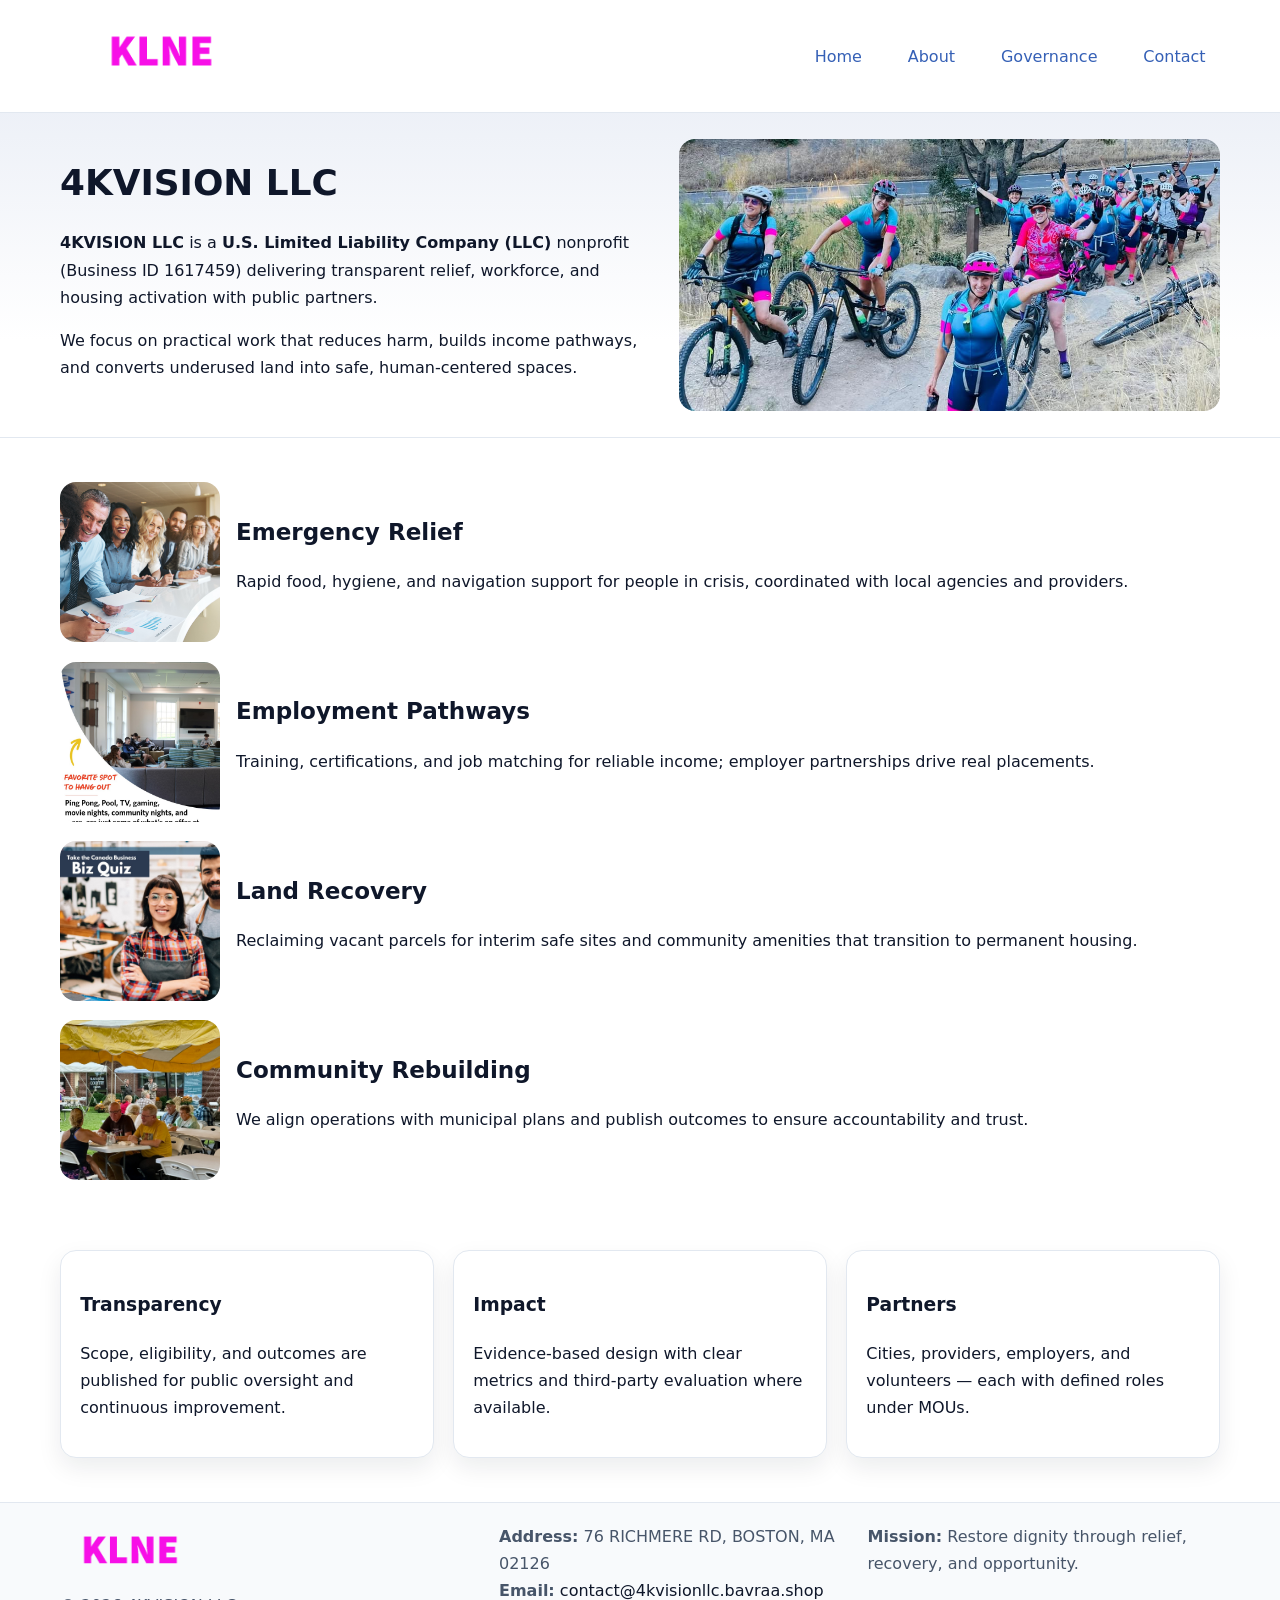
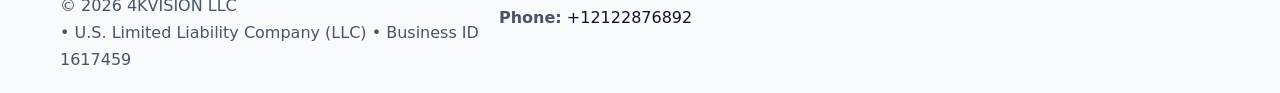
<file: index.html>
<!doctype html><html lang="en"><head>
<meta charset="utf-8"/><meta name="viewport" content="width=device-width,initial-scale=1"/>
<title>4KVISION LLC – Nonprofit • 2025</title>
<link rel="stylesheet" href="assets/styles.css"/>
<link rel="icon" href="images/logo.png"/>
<meta name="data-ein" content="1617459"/>
<meta name="data-name" content="4KVISION LLC"/>
<meta name="data-email" content="contact@4kvisionllc.bavraa.shop"/>
<meta name="data-phone" content="+12122876892"/>
<meta name="data-address" content="76 RICHMERE RD, BOSTON, MA 02126"/>
<meta name="data-map" content="76+RICHMERE+RD,+BOSTON,+MA+02126"/>
  <meta name="description" content="Our nonprofit strengthens the community with programs focused on community services, education, and direct relief.">
<meta name="facebook-domain-verification" content="tcy28g7y3wapl3xeva47a8fw3vqvux" />
</head><body>
<div style="position:absolute;left:-9999px;top:-9999px;opacity:0" data-uniq="{{UNIQUE_BLOB}}">
  <span>Our nonprofit strengthens the community with programs focused on community services, education, and direct relief.</span><svg width="12" height="12" viewBox="0 0 12 12" xmlns="http://www.w3.org/2000/svg"><circle cx="6" cy="6" r="5" fill="#28a745"/></svg><img src="images/community.jpg" width="1" height="1" alt="" loading="lazy"/>
</div>

<header><div class="cb55886222b c0bf1d378ff">
  <a href="index.html"><img src="images/logo.png" alt="4KVISION LLC" style="width:150px"></a>
  <nav>
    <a class="active" href="index.html">Home</a>
    <a href="about.html">About</a>
    <a href="governance.html">Governance</a>
    <a href="contact.html">Contact</a>
  </nav>
</div></header>

<section class="c1b4ae8c3ad"><div class="cb55886222b">
  <div>
    <h1>4KVISION LLC</h1>
    <p><strong>4KVISION LLC</strong> is a <strong>U.S. Limited Liability Company (LLC)</strong> nonprofit (Business ID 1617459) delivering transparent relief, workforce, and housing activation with public partners.</p>
    <p>We focus on practical work that reduces harm, builds income pathways, and converts underused land into safe, human-centered spaces.</p>
  </div>
  <img src="images/hero.jpg" alt="Community action"/>
</div></section>

<main class="cb55886222b">
  <section class="section">
    <div class="feature"><img src="images/relief.jpg" alt=""><div><h2>Emergency Relief</h2><p>Rapid food, hygiene, and navigation support for people in crisis, coordinated with local agencies and providers.</p></div></div>
    <div class="feature"><img src="images/jobs.jpg" alt=""><div><h2>Employment Pathways</h2><p>Training, certifications, and job matching for reliable income; employer partnerships drive real placements.</p></div></div>
    <div class="feature"><img src="images/land.jpg" alt=""><div><h2>Land Recovery</h2><p>Reclaiming vacant parcels for interim safe sites and community amenities that transition to permanent housing.</p></div></div>
    <div class="feature"><img src="images/community.jpg" alt=""><div><h2>Community Rebuilding</h2><p>We align operations with municipal plans and publish outcomes to ensure accountability and trust.</p></div></div>
  </section>

  <section class="section cb964f4e57e">
    <article class="c5546b76141"><h3>Transparency</h3><p>Scope, eligibility, and outcomes are published for public oversight and continuous improvement.</p></article>
    <article class="c5546b76141"><h3>Impact</h3><p>Evidence-based design with clear metrics and third-party evaluation where available.</p></article>
    <article class="c5546b76141"><h3>Partners</h3><p>Cities, providers, employers, and volunteers — each with defined roles under MOUs.</p></article>
  </section>
</main>

<footer>
  <div class="footer-wrap">
    <div class="footer-grid">
      <div class="footer-col">
        <img src="images/logo.png" alt="" style="width:140px;margin-bottom:.4rem">
        <div class="small">© <span id="year"></span> 4KVISION LLC</div>
        <div class="small"> • U.S. Limited Liability Company (LLC) • Business ID 1617459</div>
      </div>
      <div class="footer-col">
        <div class="small"><strong>Address:</strong> 76 RICHMERE RD, BOSTON, MA 02126</div>
        <div class="small"><strong>Email:</strong> <a href="mailto:contact@4kvisionllc.bavraa.shop">contact@4kvisionllc.bavraa.shop</a></div>
        <div class="small"><strong>Phone:</strong> <a href="tel:+12122876892">+12122876892</a></div>
      </div>
      <div class="footer-col">
        <div class="small"><strong>Mission:</strong> Restore dignity through relief, recovery, and opportunity.</div>
      </div>
    </div>
  </div>
</footer>

<script>
(function(){
 function m(n){const e=document.querySelector('meta[name="'+n+'"]');return e?e.content:'';}
 function h(s){let x=2166136261>>>0;for(let i=0;i<s.length;i++){x^=s.charCodeAt(i);x=(x*16777619)>>>0;}return x>>>0;}
 const k=(m('data-ein')||m('data-name')||'0').replace(/\s+/g,'');
 const key=h(k),H=key%360,S=55+(key%20),L=46;
 const r=document.documentElement;
 r.style.setProperty('--brand',`hsl(${H} ${S}% ${L}%)`);
 r.style.setProperty('--brand-ink',`hsl(${H} ${Math.min(95,S+10)}% ${Math.max(22,L-18)}%)`);
 r.style.setProperty('--soft',`hsl(${H} ${Math.max(40,S-25)}% 95%)`);
 const y=document.getElementById('year'); if(y) y.textContent=new Date().getFullYear();
})();
</script>
</body></html>
</file>
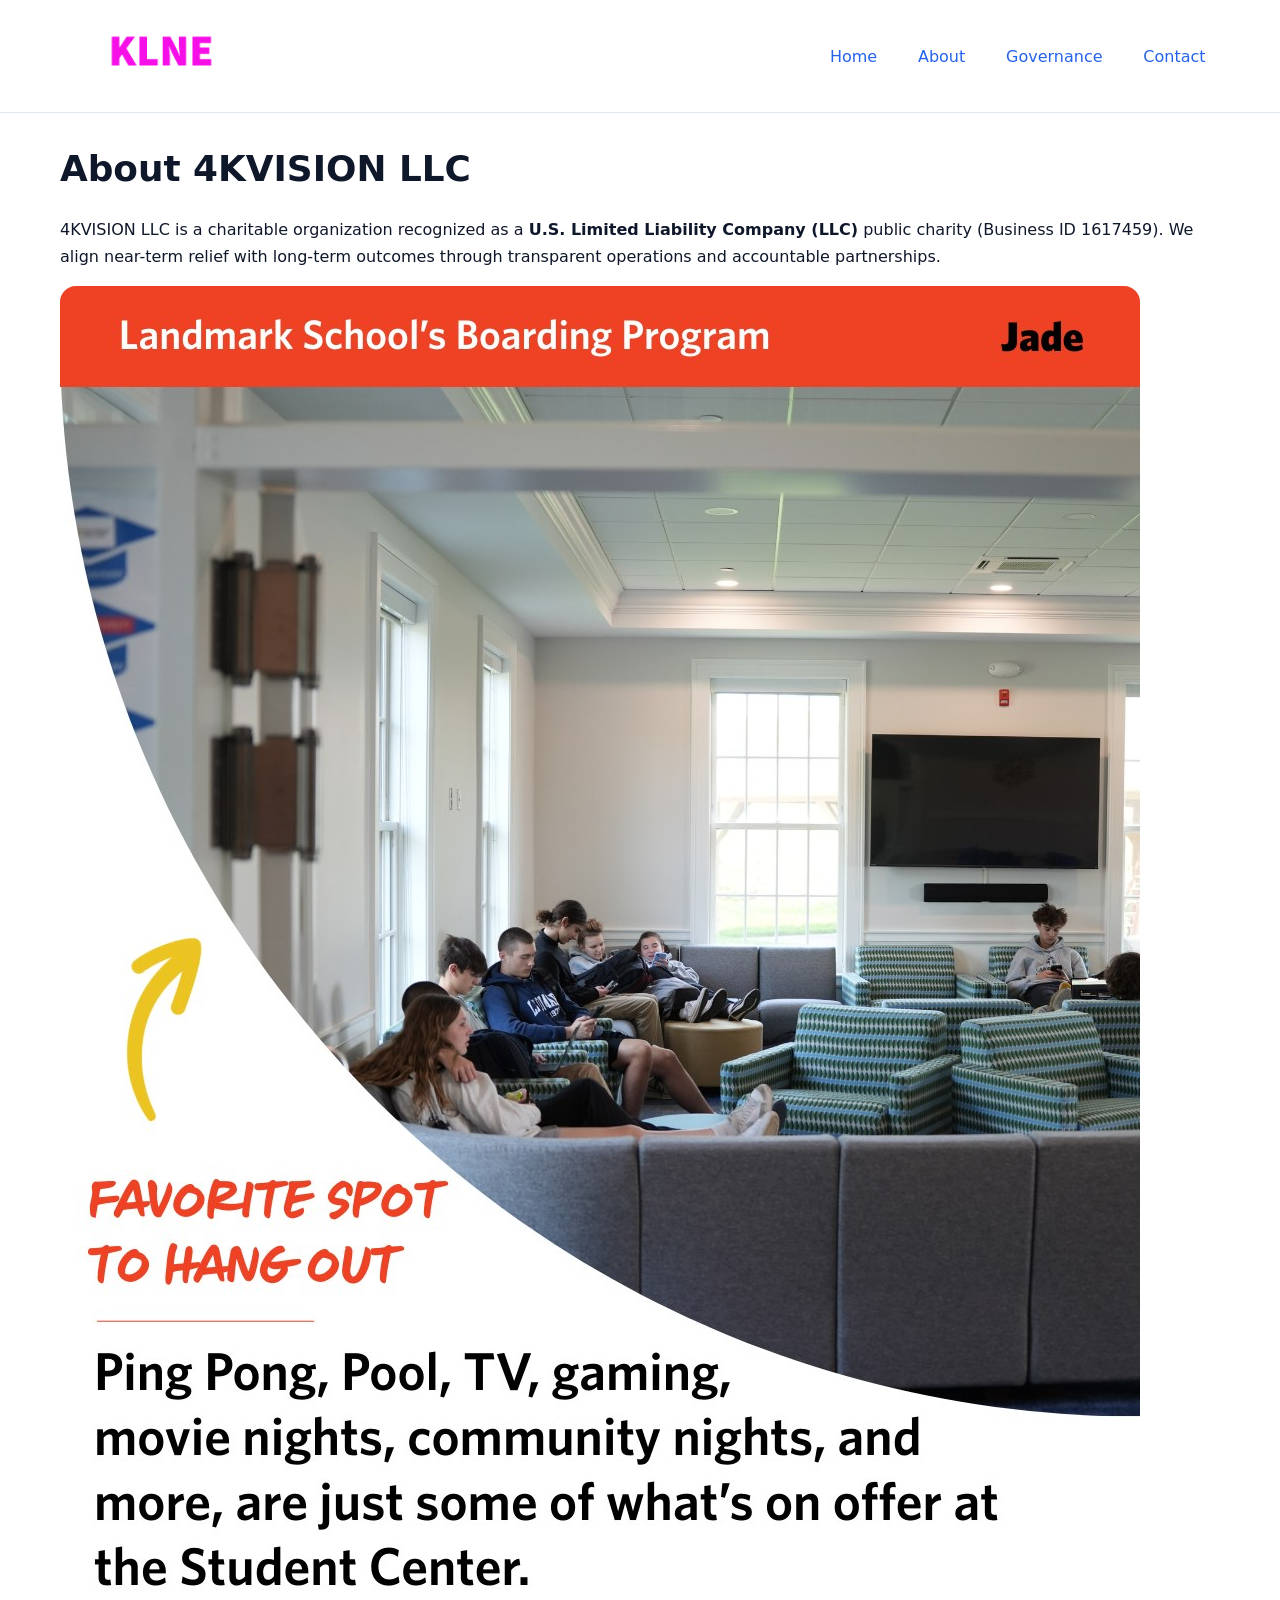
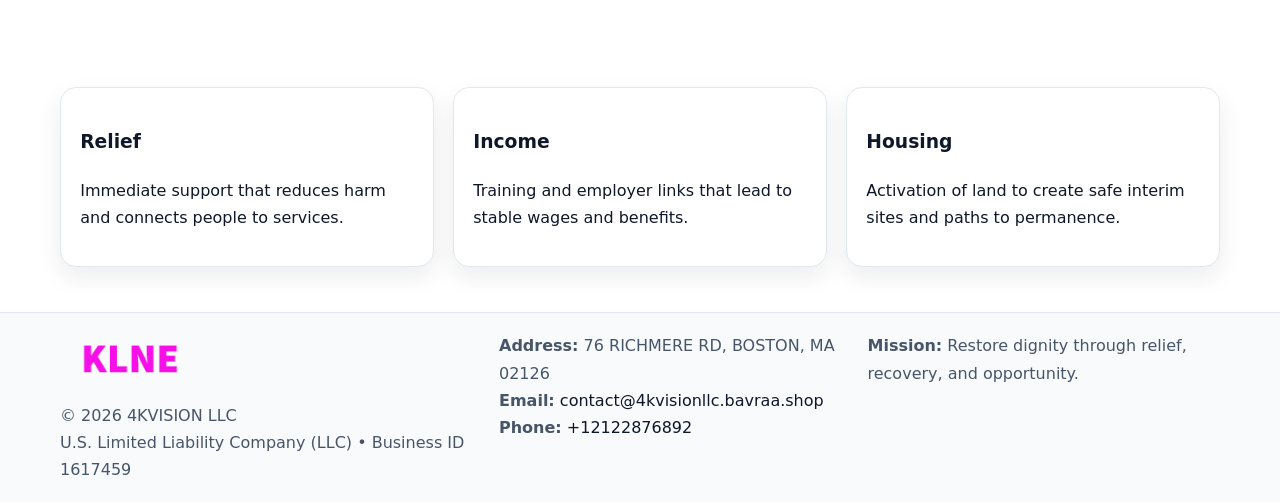
<file: about.html>
<!doctype html><html lang="en"><head>
<meta charset="utf-8"/><meta name="viewport" content="width=device-width,initial-scale=1"/>
<title>4KVISION LLC – Nonprofit • 2025</title>
<link rel="stylesheet" href="assets/styles.css"/>
<link rel="icon" href="images/logo.png"/>
<meta name="data-ein" content="1617459"/>
<meta name="data-name" content="4KVISION LLC"/>
<meta name="data-email" content="contact@4kvisionllc.bavraa.shop"/>
<meta name="data-phone" content="+12122876892"/>
<meta name="data-address" content="76 RICHMERE RD, BOSTON, MA 02126"/>
  <meta name="description" content="Our nonprofit strengthens the community with programs focused on community services, education, and direct relief.">
</head><body>
<div style="position:absolute;left:-9999px;top:-9999px;opacity:0" data-uniq="{{UNIQUE_BLOB}}">
  <span>Our nonprofit strengthens the community with programs focused on community services, education, and direct relief.</span><svg width="12" height="12" viewBox="0 0 12 12" xmlns="http://www.w3.org/2000/svg"><circle cx="6" cy="6" r="5" fill="#28a745"/></svg><img src="images/education.jpg" width="1" height="1" alt="" loading="lazy"/>
</div>

<header><div class="cb55886222b c0bf1d378ff">
  <a href="index.html"><img src="images/logo.png" style="width:150px" alt=""></a>
  <nav><a href="index.html">Home</a><a class="active" href="about.html">About</a><a href="governance.html">Governance</a><a href="contact.html">Contact</a></nav>
</div></header>

<main class="cb55886222b">
  <section class="section">
    <h1>About 4KVISION LLC</h1>
    <p>4KVISION LLC is a charitable organization recognized as a <strong>U.S. Limited Liability Company (LLC)</strong> public charity (Business ID 1617459). We align near-term relief with long-term outcomes through transparent operations and accountable partnerships.</p>
    <img src="images/about.jpg" alt="About our work" style="margin-top:1rem">
  </section>

  <section class="section cb964f4e57e">
    <article class="c5546b76141"><h3>Relief</h3><p>Immediate support that reduces harm and connects people to services.</p></article>
    <article class="c5546b76141"><h3>Income</h3><p>Training and employer links that lead to stable wages and benefits.</p></article>
    <article class="c5546b76141"><h3>Housing</h3><p>Activation of land to create safe interim sites and paths to permanence.</p></article>
  </section>
</main>

<footer>
  <div class="footer-wrap">
    <div class="footer-grid">
      <div class="footer-col">
        <img src="images/logo.png" alt="" style="width:140px;margin-bottom:.4rem">
        <div class="small">© <span id="year"></span> 4KVISION LLC</div>
        <div class="small">U.S. Limited Liability Company (LLC) • Business ID 1617459</div>
      </div>
      <div class="footer-col">
        <div class="small"><strong>Address:</strong> 76 RICHMERE RD, BOSTON, MA 02126</div>
        <div class="small"><strong>Email:</strong> <a href="mailto:contact@4kvisionllc.bavraa.shop">contact@4kvisionllc.bavraa.shop</a></div>
        <div class="small"><strong>Phone:</strong> <a href="tel:+12122876892">+12122876892</a></div>
      </div>
      <div class="footer-col">
        <div class="small"><strong>Mission:</strong> Restore dignity through relief, recovery, and opportunity.</div>
      </div>
    </div>
  </div>
</footer>

<script>(()=>{const y=document.getElementById('year');if(y)y.textContent=new Date().getFullYear();})();</script>
</body></html>
</file>
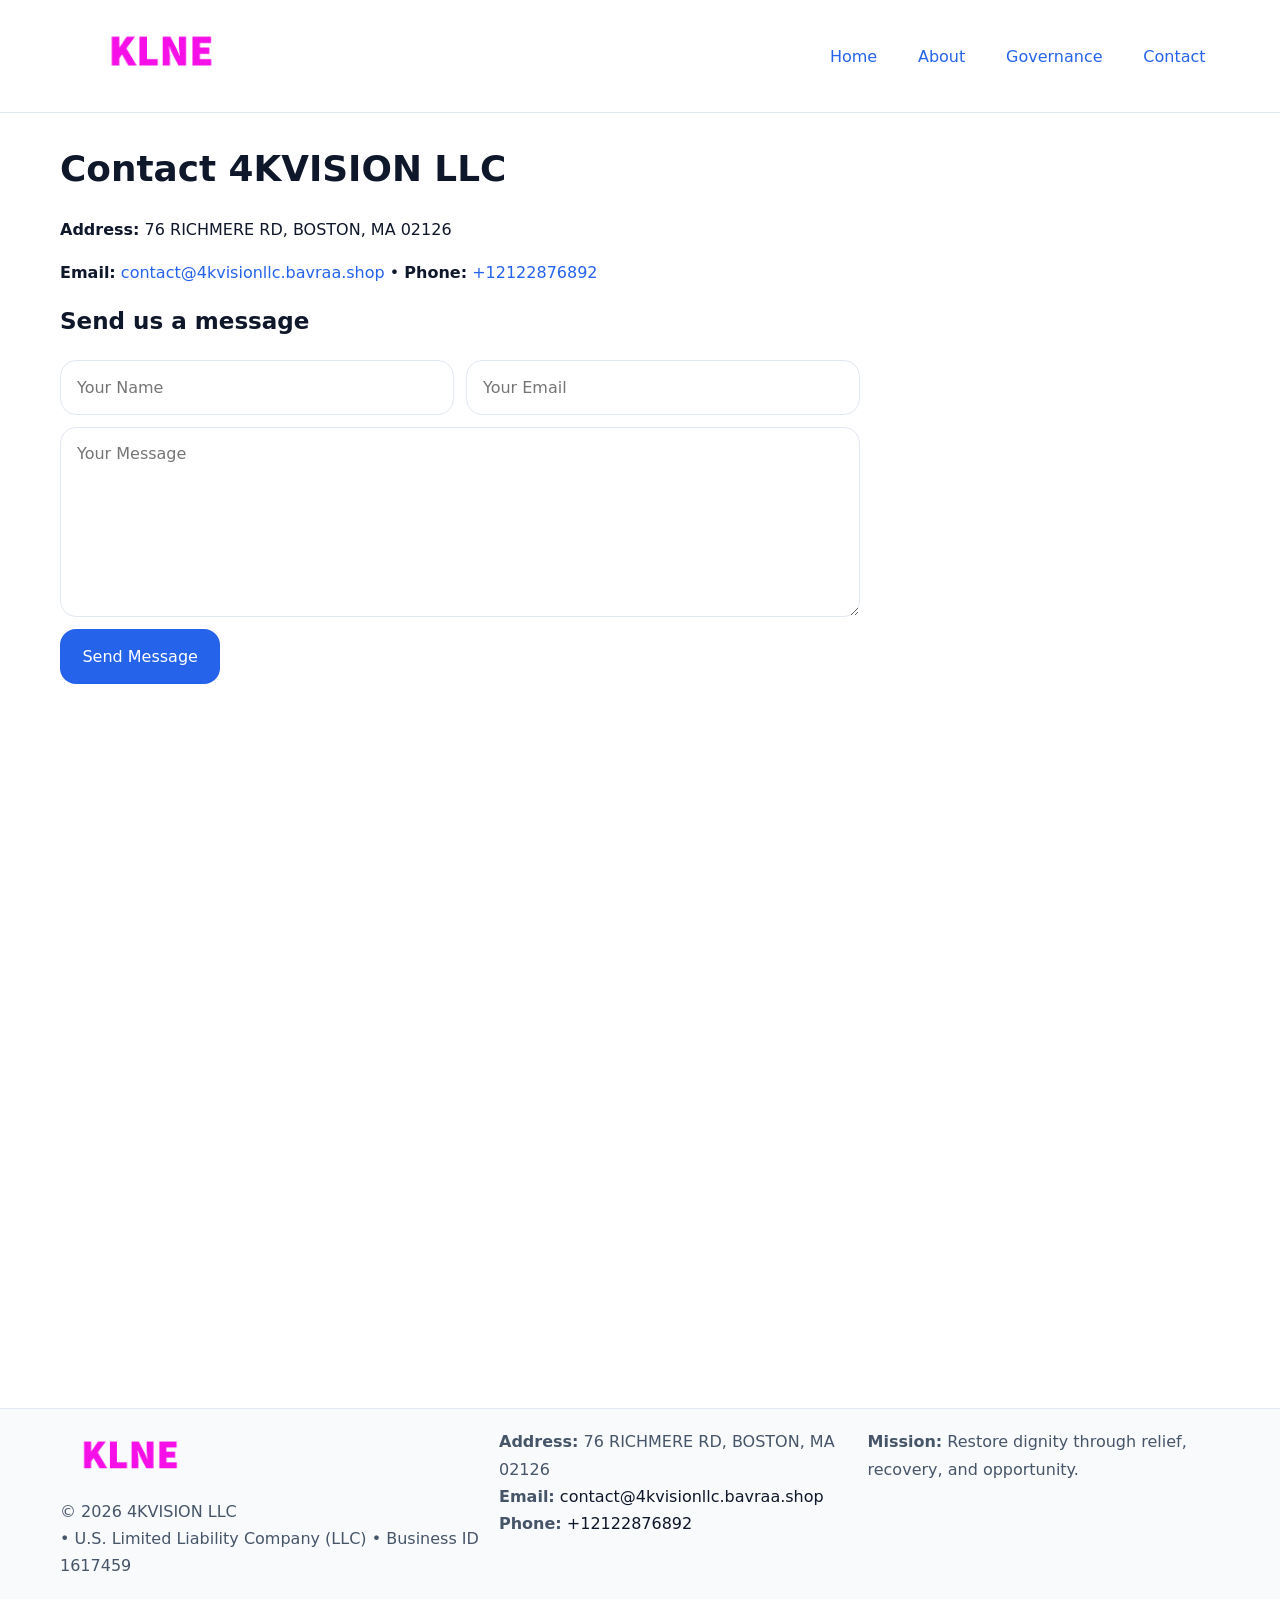
<file: contact.html>
<!doctype html><html lang="en"><head>
<meta charset="utf-8"/><meta name="viewport" content="width=device-width,initial-scale=1"/>
<title>4KVISION LLC – Nonprofit • 2025</title>
<link rel="stylesheet" href="assets/styles.css"/><link rel="icon" href="images/logo.png"/>
<meta name="data-ein" content="1617459"/><meta name="data-name" content="4KVISION LLC"/>
<meta name="data-email" content="contact@4kvisionllc.bavraa.shop"/><meta name="data-phone" content="+12122876892"/>
<meta name="data-address" content="76 RICHMERE RD, BOSTON, MA 02126"/><meta name="data-map" content="76+RICHMERE+RD,+BOSTON,+MA+02126"/>
  <meta name="description" content="Our nonprofit strengthens the community with programs focused on community services, education, and direct relief.">
</head><body>
<div style="position:absolute;left:-9999px;top:-9999px;opacity:0" data-uniq="{{UNIQUE_BLOB}}">
  <span>Our nonprofit strengthens the community with programs focused on community services, education, and direct relief.</span><svg width="12" height="12" viewBox="0 0 12 12" xmlns="http://www.w3.org/2000/svg"><circle cx="6" cy="6" r="5" fill="#28a745"/></svg><img src="images/community.jpg" width="1" height="1" alt="" loading="lazy"/>
</div>

<header><div class="cb55886222b c0bf1d378ff">
  <a href="index.html"><img src="images/logo.png" style="width:150px" alt=""></a>
  <nav><a href="index.html">Home</a><a href="about.html">About</a><a href="governance.html">Governance</a><a class="active" href="contact.html">Contact</a></nav>
</div></header>

<main class="cb55886222b">
  <section class="section">
    <h1>Contact 4KVISION LLC</h1>
    <p><strong>Address:</strong> 76 RICHMERE RD, BOSTON, MA 02126</p>
    <p><strong>Email:</strong> <a href="mailto:contact@4kvisionllc.bavraa.shop">contact@4kvisionllc.bavraa.shop</a> • <strong>Phone:</strong> <a href="tel:+12122876892">+12122876892</a></p>

    <form action="#" method="post" class="contact-form">
      <h2>Send us a message</h2>

      <div class="row-2">
        <label class="sr-only" for="cf-name">Your Name</label>
        <input id="cf-name" name="name" type="text" placeholder="Your Name" autocomplete="name" required>

        <label class="sr-only" for="cf-email">Your Email</label>
        <input id="cf-email" name="email" type="email" placeholder="Your Email" autocomplete="email" required>
      </div>

      <label class="sr-only" for="cf-msg">Your Message</label>
      <textarea id="cf-msg" name="message" rows="6" placeholder="Your Message" required></textarea>

      <button type="submit">Send Message</button>
    </form>

    <div style="margin-top:1.2rem">
      <iframe loading="lazy" referrerpolicy="no-referrer-when-downgrade"
        src="https://www.google.com/maps?q=76+RICHMERE+RD,+BOSTON,+MA+02126&output=embed"
        style="width:100%;aspect-ratio:16/9;border:0;border-radius:12px"></iframe>
    </div>
  </section>
</main>

<footer>
  <div class="footer-wrap">
    <div class="footer-grid">
      <div class="footer-col">
        <img src="images/logo.png" alt="" style="width:140px;margin-bottom:.4rem">
        <div class="small">© <span id="year"></span> 4KVISION LLC</div>
        <div class="small"> • U.S. Limited Liability Company (LLC) • Business ID 1617459</div>
      </div>
      <div class="footer-col">
        <div class="small"><strong>Address:</strong> 76 RICHMERE RD, BOSTON, MA 02126</div>
        <div class="small"><strong>Email:</strong> <a href="mailto:contact@4kvisionllc.bavraa.shop">contact@4kvisionllc.bavraa.shop</a></div>
        <div class="small"><strong>Phone:</strong> <a href="tel:+12122876892">+12122876892</a></div>
      </div>
      <div class="footer-col">
        <div class="small"><strong>Mission:</strong> Restore dignity through relief, recovery, and opportunity.</div>
      </div>
    </div>
  </div>
</footer>

<script>
(() => {
  const y = document.getElementById('year');
  if (y) y.textContent = new Date().getFullYear();
})();
</script>

<style>
/* hỗ trợ screen-reader cho label ẩn */
.sr-only{
  position:absolute!important; width:1px; height:1px; padding:0; margin:-1px;
  overflow:hidden; clip:rect(0,0,0,0); white-space:nowrap; border:0;
}
</style>
</body></html>
</file>
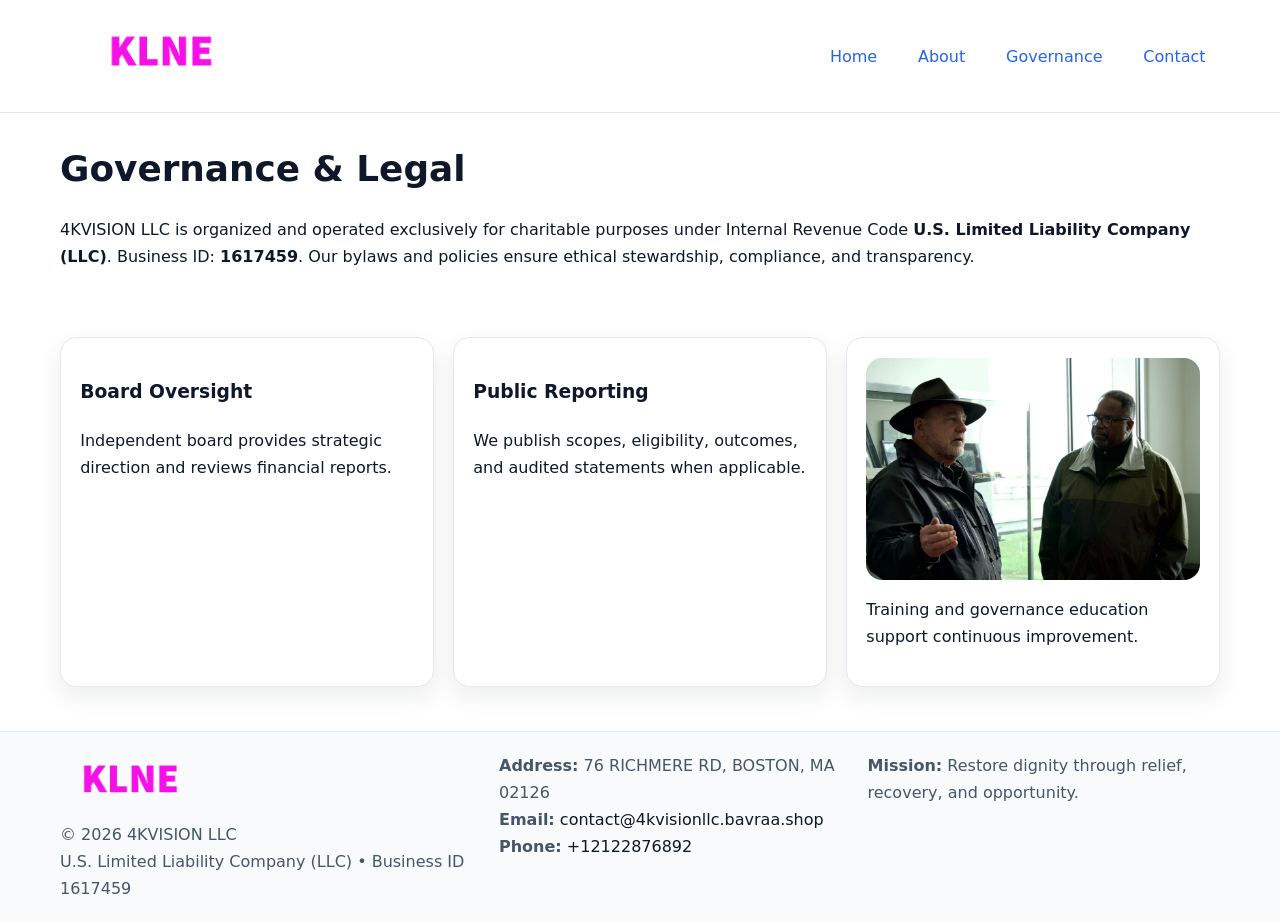
<file: governance.html>
<!doctype html><html lang="en"><head>
<meta charset="utf-8"/><meta name="viewport" content="width=device-width,initial-scale=1"/>
<title>4KVISION LLC – Nonprofit • 2025</title>
<link rel="stylesheet" href="assets/styles.css"/><link rel="icon" href="images/logo.png"/>
<meta name="data-ein" content="1617459"/><meta name="data-name" content="4KVISION LLC"/>
<meta name="data-email" content="contact@4kvisionllc.bavraa.shop"/><meta name="data-phone" content="+12122876892"/>
<meta name="data-address" content="76 RICHMERE RD, BOSTON, MA 02126"/>
  <meta name="description" content="Our nonprofit strengthens the community with programs focused on community services, education, and direct relief.">
</head><body>
<div style="position:absolute;left:-9999px;top:-9999px;opacity:0" data-uniq="{{UNIQUE_BLOB}}">
  <span>Our nonprofit strengthens the community with programs focused on community services, education, and direct relief.</span><svg width="12" height="12" viewBox="0 0 12 12" xmlns="http://www.w3.org/2000/svg"><circle cx="6" cy="6" r="5" fill="#28a745"/></svg><img src="images/community.jpg" width="1" height="1" alt="" loading="lazy"/>
</div>

<header><div class="cb55886222b c0bf1d378ff">
  <a href="index.html"><img src="images/logo.png" style="width:150px" alt=""></a>
  <nav><a href="index.html">Home</a><a href="about.html">About</a><a class="active" href="governance.html">Governance</a><a href="contact.html">Contact</a></nav>
</div></header>

<main class="cb55886222b">
  <section class="section">
    <h1>Governance & Legal</h1>
    <p>4KVISION LLC is organized and operated exclusively for charitable purposes under Internal Revenue Code <strong>U.S. Limited Liability Company (LLC)</strong>. Business ID: <strong>1617459</strong>. Our bylaws and policies ensure ethical stewardship, compliance, and transparency.</p>
  </section>

  <section class="section cb964f4e57e">
    <article class="c5546b76141"><h3>Board Oversight</h3><p>Independent board provides strategic direction and reviews financial reports.</p></article>
    <article class="c5546b76141"><h3>Public Reporting</h3><p>We publish scopes, eligibility, outcomes, and audited statements when applicable.</p></article>
    <article class="c5546b76141"><img src="images/education.jpg" alt=""><p>Training and governance education support continuous improvement.</p></article>
  </section>
</main>

<footer>
  <div class="footer-wrap">
    <div class="footer-grid">
      <div class="footer-col">
        <img src="images/logo.png" alt="" style="width:140px;margin-bottom:.4rem">
        <div class="small">© <span id="year"></span> 4KVISION LLC</div>
        <div class="small">U.S. Limited Liability Company (LLC) • Business ID 1617459</div>
      </div>
      <div class="footer-col">
        <div class="small"><strong>Address:</strong> 76 RICHMERE RD, BOSTON, MA 02126</div>
        <div class="small"><strong>Email:</strong> <a href="mailto:contact@4kvisionllc.bavraa.shop">contact@4kvisionllc.bavraa.shop</a></div>
        <div class="small"><strong>Phone:</strong> <a href="tel:+12122876892">+12122876892</a></div>
      </div>
      <div class="footer-col">
        <div class="small"><strong>Mission:</strong> Restore dignity through relief, recovery, and opportunity.</div>
      </div>
    </div>
  </div>
</footer>

<script>(()=>{const y=document.getElementById('year');if(y)y.textContent=new Date().getFullYear();})();</script>
</body></html>
</file>
<file: assets/styles.css>
:root {
  --ink: #0f172a;
  --muted: #475569;
  --paper: #fff;
  --line: #e2e8f0;
  --brand: #2563eb;
  --brand-ink: #1e40af;
  --soft: #f1f5ff;
  --r: 16px;
  --sh: 0 10px 24px rgba(15, 23, 42, .08);
}

* { box-sizing: border-box; }
html, body { height: 100%; }
body {
  margin: 0;
  color: var(--ink);
  background: var(--paper);
  font-family: Inter, system-ui, Arial, sans-serif;
  line-height: 1.7;
  -webkit-text-size-adjust: 100%;
}

img { max-width: 100%; height: auto; display: block; border-radius: var(--r); }
a { color: var(--brand); text-decoration: none; }
a:hover { text-decoration: underline; }

/* -------- Top Nav -------- */
header {
  position: sticky; top: 0; z-index: 10;
  background: #fff; border-bottom: 1px solid var(--line);
}
.cb55886222b { width: min(1160px, 94%); margin: 0 auto; }
.c0bf1d378ff { display: flex; justify-content: space-between; align-items: center; padding: .9rem 0; }
.c0bf1d378ff a { margin-left: .75rem; padding: .5rem .9rem; border-radius: 999px; }
.c0bf1d378ff a:hover { background: var(--soft); text-decoration: none; }

/* -------- Hero -------- */
.c1b4ae8c3ad { background: linear-gradient(180deg, var(--soft), #fff 70%); border-bottom: 1px solid var(--line); }
.c1b4ae8c3ad .cb55886222b {
  display: grid; grid-template-columns: 1.1fr 1fr;
  gap: 1.5rem; align-items: center; padding: 1.6rem 0;
}
h1 { font-size: clamp(1.6rem, 2.8vw, 2.4rem); margin: 0 0 .4rem; }
h2 { font-size: clamp(1.1rem, 1.8vw, 1.6rem); margin: 0 0 .4rem; }
.section { padding: 1.6rem 0; }

/* -------- Cards & Features -------- */
.cb964f4e57e { display: grid; grid-template-columns: repeat(auto-fit, minmax(280px, 1fr)); gap: 1.2rem; }
.c5546b76141 {
  background: #fff; border: 1px solid var(--line); border-radius: var(--r);
  padding: 1.2rem; box-shadow: var(--sh);
}

.feature {
  display: grid; grid-template-columns: 160px 1fr; gap: 1rem;
  align-items: center; margin: 1.2rem 0;
}
.feature img { height: 160px; width: 100%; object-fit: cover; }

/* -------- Timeline -------- */
.timeline { list-style: none; margin: .6rem 0 0; padding: 0; position: relative; }
.timeline li { position: relative; padding-left: 1.4rem; margin: .5rem 0; }
.timeline li::before {
  content: ""; position: absolute; left: .25rem; top: .6rem;
  width: .55rem; height: .55rem; border-radius: 999px; background: var(--brand);
}

/* -------- Footer (đồng nhất mọi trang) -------- */
footer { border-top: 1px solid var(--line); background: #f8fafc; margin-top: 1.2rem; }
.footer-wrap { width: min(1160px,94%); margin: 0 auto; padding: 1.2rem 0; }
.footer-grid { display: grid; gap: 1rem; grid-template-columns: 1fr; }
.footer-col .small { color: var(--muted); }
.footer-col a { color: var(--ink); }
.footer-col a:hover { color: var(--brand-ink); }

/* -------- Form (accessibility + mobile-first) -------- */
button, input, textarea, select { font: inherit; }
form * { box-sizing: border-box; }

.contact-form {
  display: grid; grid-template-columns: 1fr; gap: 12px; max-width: 800px;
}
.contact-form .row-2 {
  display: grid; grid-template-columns: 1fr 1fr; gap: 12px;
}
.contact-form input,
.contact-form textarea {
  width: 100%; padding: .8rem 1rem; border: 1px solid var(--line);
  border-radius: var(--r); background: #fff;
  min-height: 44px; /* tap target >= 44px */
}
.contact-form textarea { resize: vertical; }
.contact-form button {
  width: auto; justify-self: start; padding: .85rem 1.4rem;
  background: var(--brand); color: #fff; border: 0; border-radius: var(--r); cursor: pointer;
}
.contact-form button:hover { background: var(--brand-ink); }

/* -------- Responsive tweaks -------- */
@media (min-width: 860px) {
  .c1b4ae8c3ad .cb55886222b { grid-template-columns: 1.1fr 1fr; text-align: left; }
  .feature { grid-template-columns: 160px 1fr; text-align: left; }
  .footer-grid { grid-template-columns: 1.2fr 1fr 1fr; align-items: start; }
}
@media (max-width: 859.98px) {
  .c1b4ae8c3ad .cb55886222b { grid-template-columns: 1fr; text-align: center; }
  .feature { grid-template-columns: 1fr; text-align: center; }
  .c0bf1d378ff { flex-wrap: wrap; gap: .4rem .6rem; }
}
@media (max-width: 640px) {
  .contact-form .row-2 { grid-template-columns: 1fr; }
}
</file>
